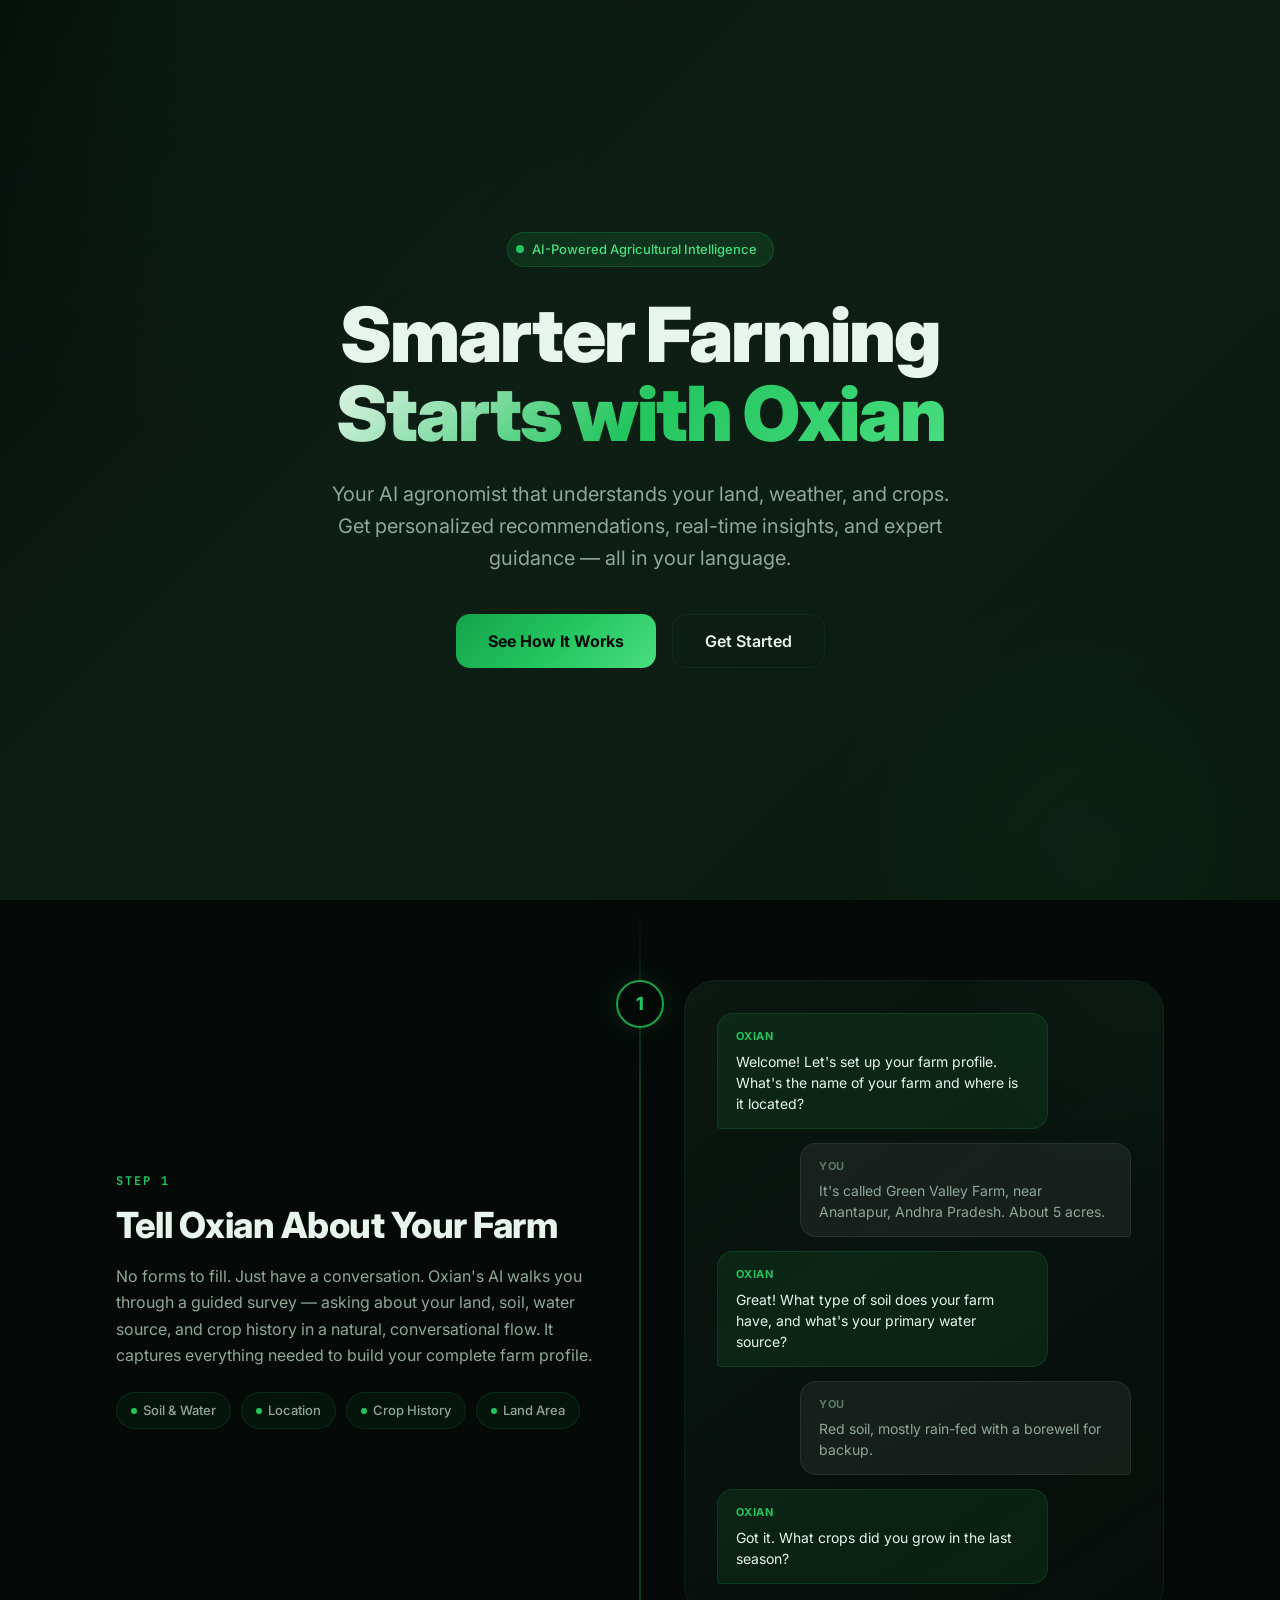
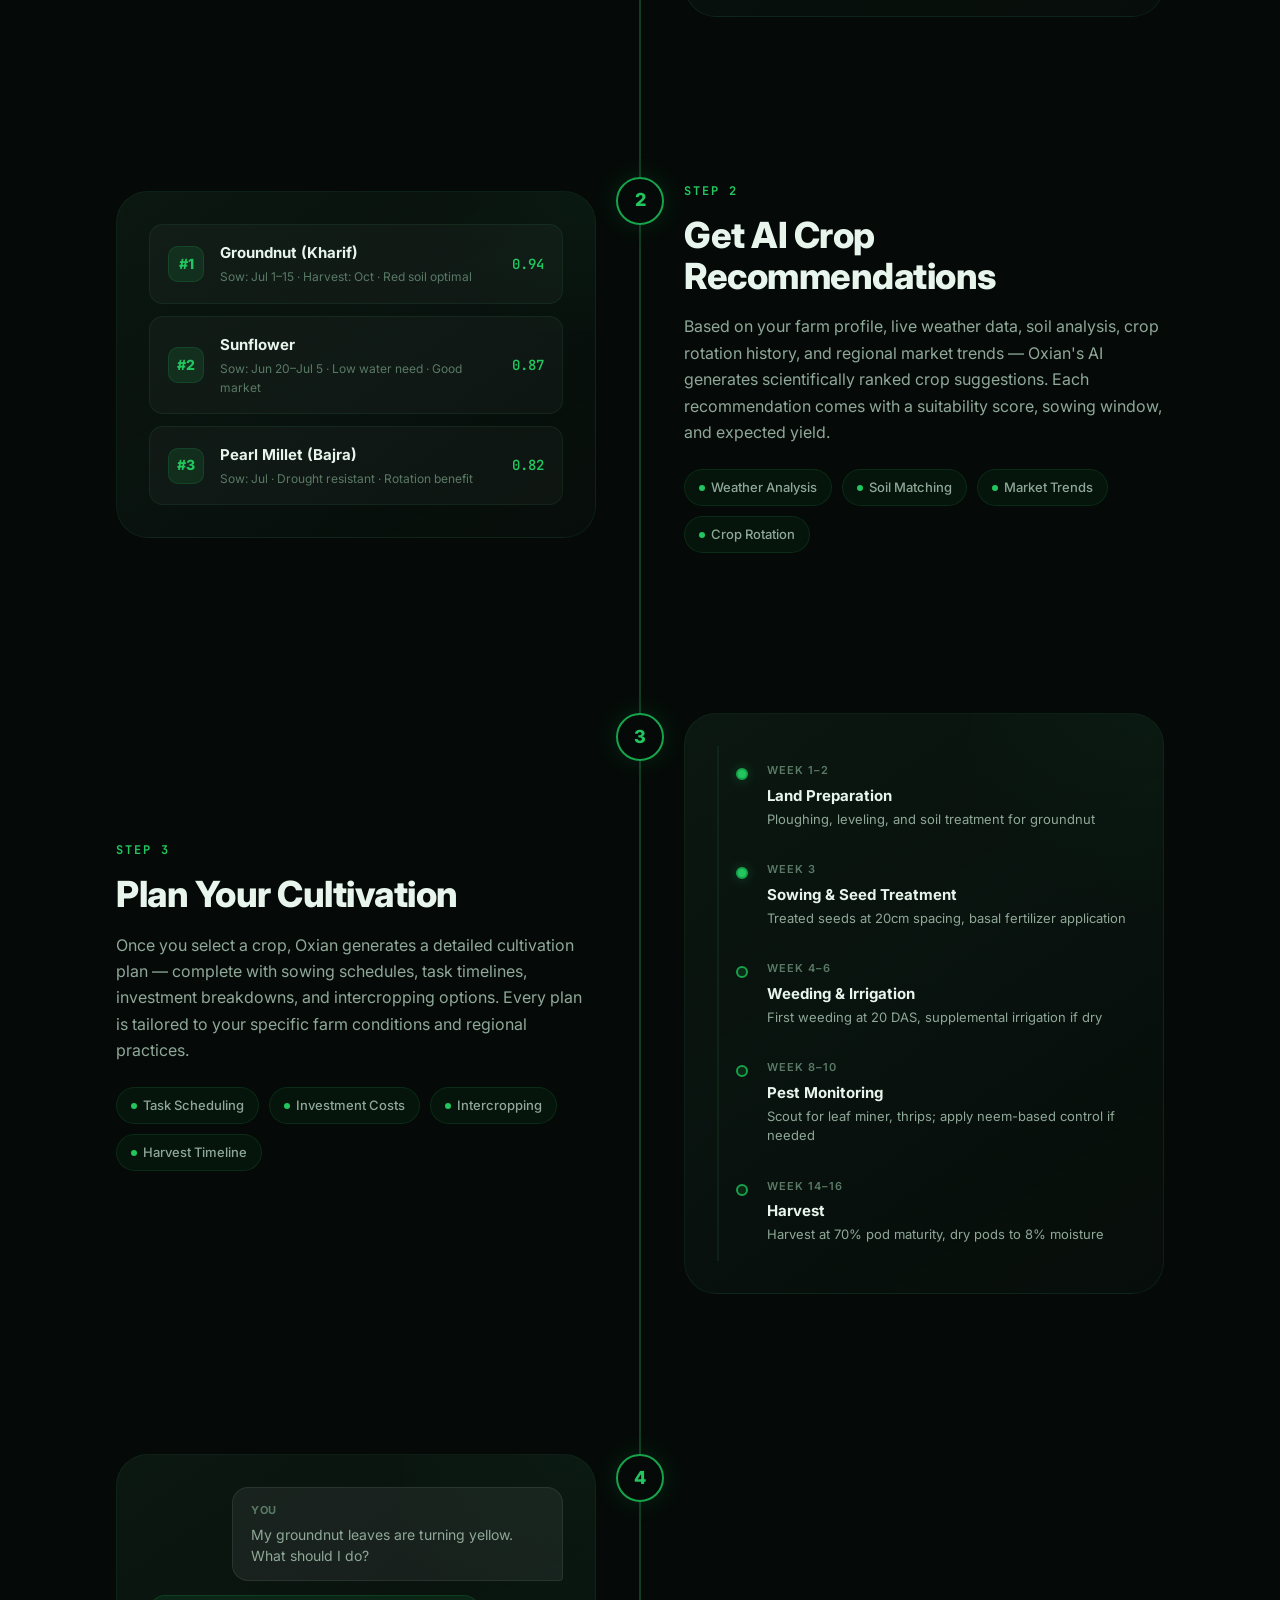
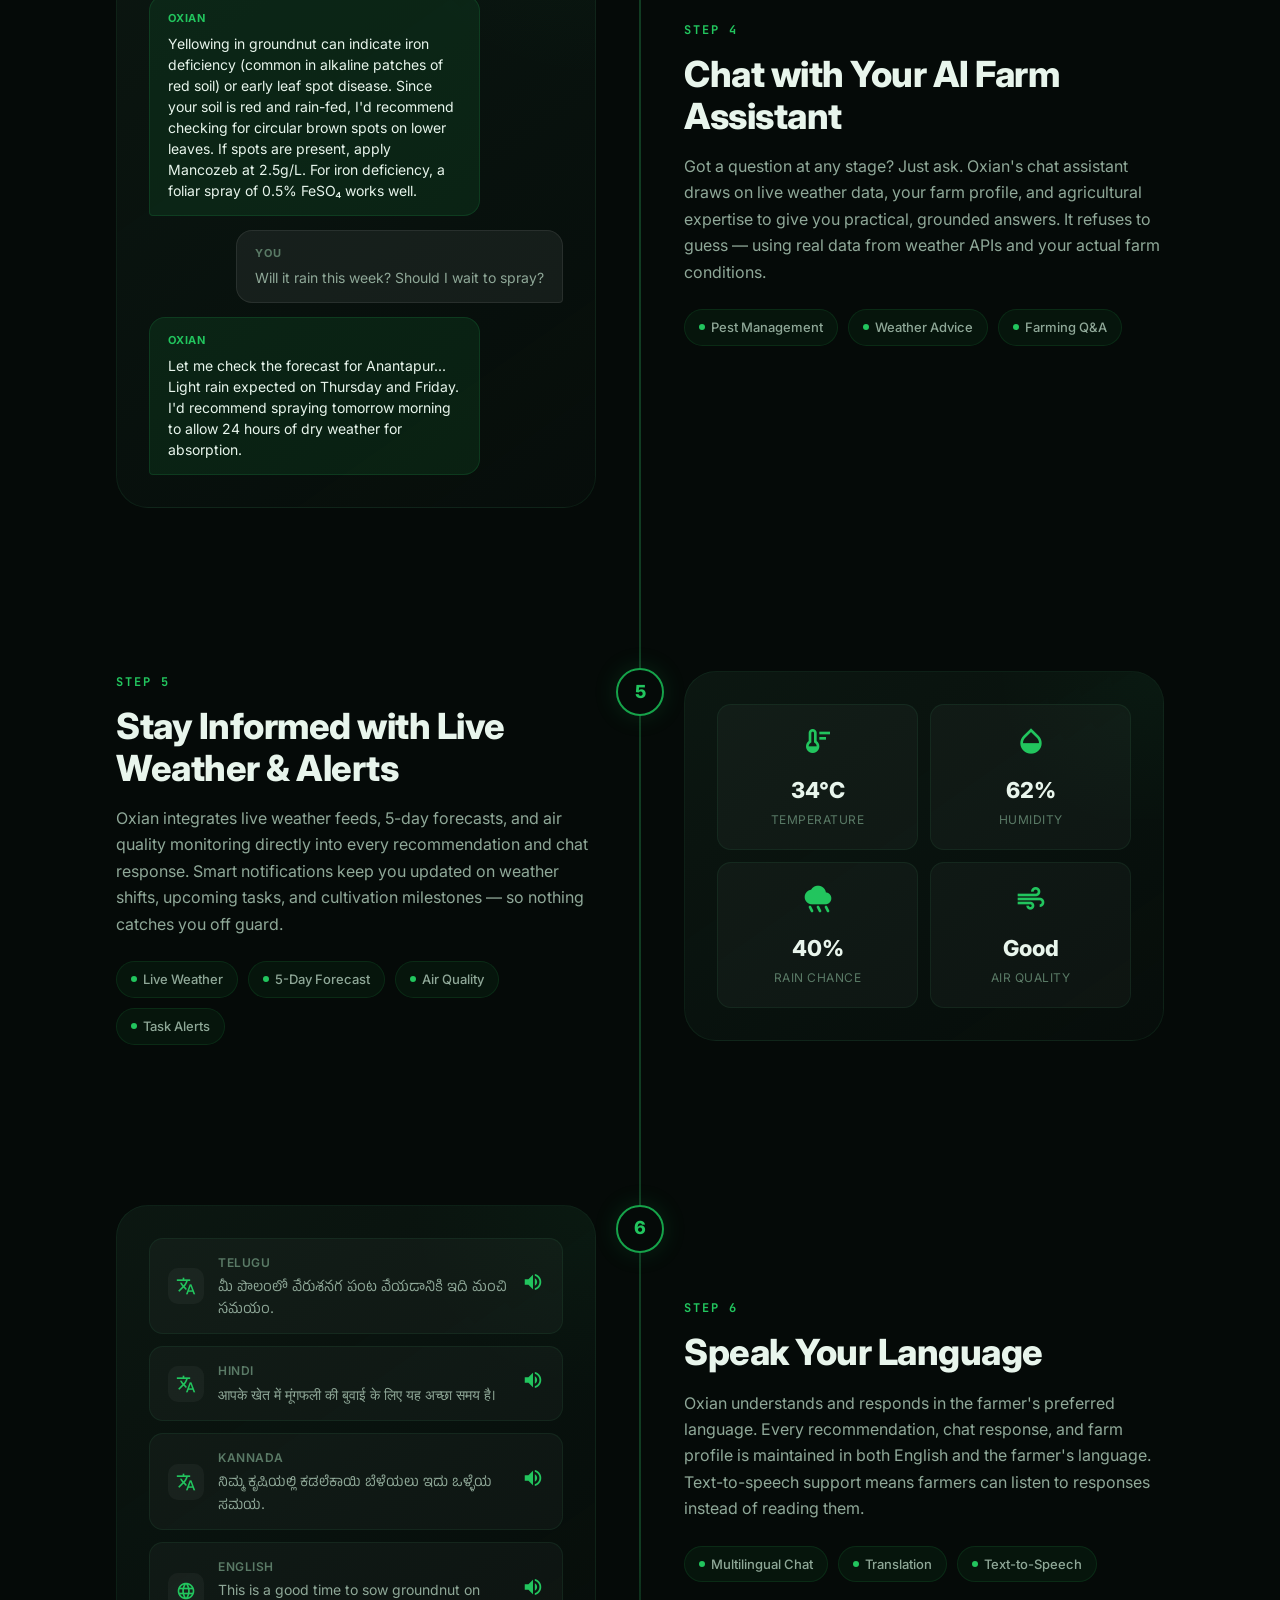
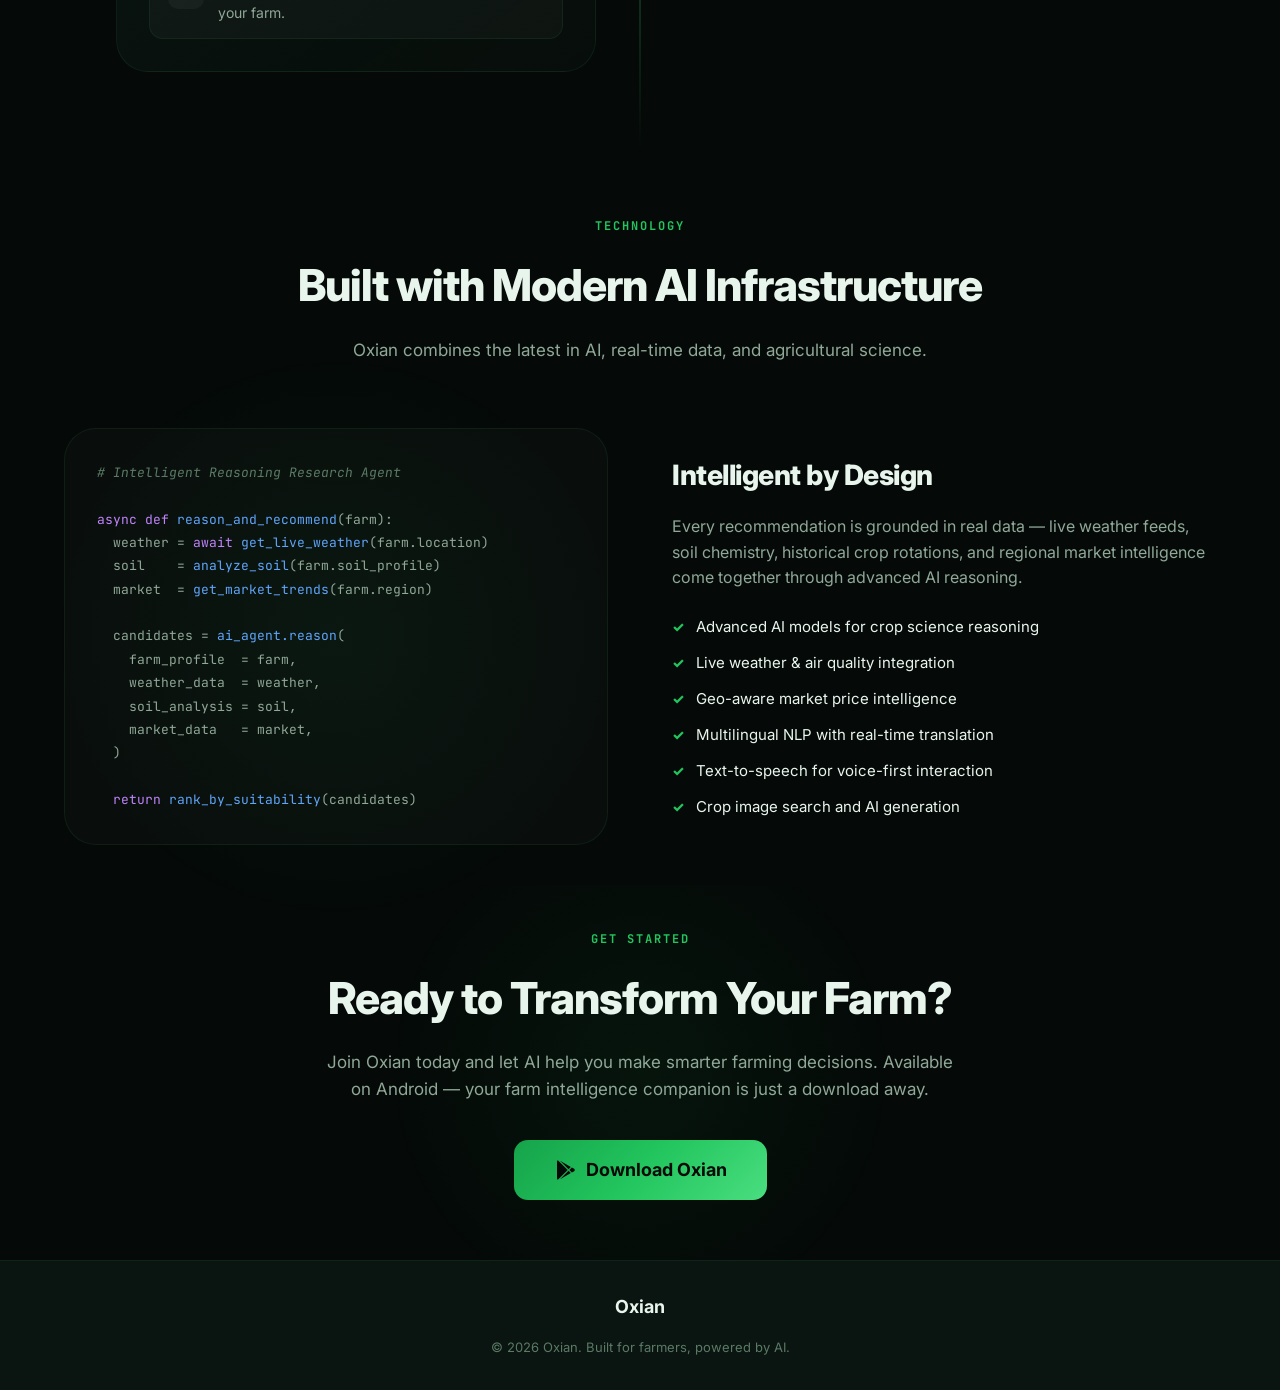
<file: app/public/html/index.html>
<!DOCTYPE html>
<html lang="en">

<head>
  <meta charset="UTF-8" />
  <meta name="viewport" content="width=device-width, initial-scale=1.0" />
  <title>Oxian — AI-Powered Farming Intelligence</title>
  <meta name="description"
    content="Oxian is an AI-powered agricultural assistant that helps farmers with smart crop recommendations, real-time weather insights, cultivation planning, and multilingual chat." />
  <link rel="preconnect" href="https://fonts.googleapis.com" />
  <link rel="preconnect" href="https://fonts.gstatic.com" crossorigin />
  <link
    href="https://fonts.googleapis.com/css2?family=Inter:wght@300;400;500;600;700;800;900&family=Anek+Telugu:wght@400;600&family=Amiko:wght@400;600&family=Anek+Kannada:wght@400;600&family=JetBrains+Mono:wght@400;500&display=swap"
    rel="stylesheet" />
  <link
    href="https://fonts.googleapis.com/css2?family=Material+Symbols+Outlined:opsz,wght,FILL,GRAD@20..48,100..700,0..1,-50..200&display=swap"
    rel="stylesheet" />
  <style>
    /* ═══════════════════════════════════════════
       Tokens
    ═══════════════════════════════════════════ */
    :root {
      --bg: #050a08;
      --bg-alt: #0a1410;
      --bg-card: rgba(16, 32, 24, 0.50);
      --border: rgba(46, 120, 76, 0.16);
      --border-glow: rgba(46, 180, 96, 0.30);

      --text: #e8f5ec;
      --text-sub: #8fa898;
      --text-muted: #5a7a66;

      --accent: #22c55e;
      --accent-dim: #16a34a;
      --accent-glow: rgba(34, 197, 94, 0.12);
      --accent-bright: #4ade80;

      --grad-hero: linear-gradient(135deg, #050a08 0%, #0d1f15 40%, #0a1a10 100%);
      --grad-accent: linear-gradient(135deg, #16a34a, #22c55e, #4ade80);
      --grad-text: linear-gradient(135deg, #e8f5ec 0%, #22c55e 50%, #4ade80 100%);
      --grad-card: linear-gradient(145deg, rgba(16, 32, 24, 0.6), rgba(10, 20, 16, 0.35));

      --r-sm: 8px;
      --r-md: 14px;
      --r-lg: 22px;
      --r-xl: 32px;
      --font: 'Inter', 'Anek Telugu', 'Hind', 'Anek Kannada', ui-sans-serif, system-ui, -apple-system, sans-serif;
      --mono: 'Cascadia Code', 'JetBrains Mono', ui-monospace, monospace;
    }

    /* ═══════════════════════════════════════════
       Reset
    ═══════════════════════════════════════════ */
    *,
    *::before,
    *::after {
      box-sizing: border-box;
      margin: 0;
      padding: 0;
    }

    html {
      scroll-behavior: smooth;
      -webkit-font-smoothing: antialiased;
    }

    body {
      font-family: var(--font);
      background: var(--bg);
      color: var(--text);
      line-height: 1.6;
      overflow-x: hidden;
    }

    a {
      color: var(--accent);
      text-decoration: none;
      transition: color .2s;
    }

    a:hover {
      color: var(--accent-bright);
    }

    /* ═══════════════════════════════════════════
       Particles
    ═══════════════════════════════════════════ */
    #particles-canvas {
      position: fixed;
      inset: 0;
      z-index: 0;
      pointer-events: none;
    }



    /* ═══════════════════════════════════════════
       Hero
    ═══════════════════════════════════════════ */
    .hero {
      position: relative;
      min-height: 100vh;
      display: flex;
      align-items: center;
      justify-content: center;
      background: var(--grad-hero);
      overflow: hidden;
      padding: 80px clamp(20px, 5vw, 64px);
    }

    .hero::before {
      content: '';
      position: absolute;
      top: -50%;
      left: -20%;
      width: 70vw;
      height: 70vw;
      background: radial-gradient(circle, rgba(34, 197, 94, .06) 0%, transparent 70%);
      animation: heroGlow 8s ease-in-out infinite alternate;
    }

    .hero::after {
      content: '';
      position: absolute;
      bottom: -30%;
      right: -10%;
      width: 50vw;
      height: 50vw;
      background: radial-gradient(circle, rgba(22, 163, 74, .04) 0%, transparent 60%);
      animation: heroGlow 10s ease-in-out infinite alternate-reverse;
    }

    @keyframes heroGlow {
      0% {
        transform: translate(0, 0) scale(1);
      }

      100% {
        transform: translate(30px, -20px) scale(1.1);
      }
    }

    .hero-content {
      position: relative;
      z-index: 2;
      max-width: 840px;
      text-align: center;
    }

    .hero-badge {
      display: inline-flex;
      align-items: center;
      gap: 8px;
      padding: 6px 16px 6px 8px;
      background: var(--accent-glow);
      border: 1px solid rgba(34, 197, 94, .2);
      border-radius: 100px;
      font-size: 13px;
      font-weight: 500;
      color: var(--accent-bright);
      margin-bottom: 28px;
      animation: fadeInUp .6s ease-out;
    }

    .hero-badge .dot {
      width: 8px;
      height: 8px;
      background: var(--accent);
      border-radius: 50%;
      animation: pulse 2s ease-in-out infinite;
    }

    @keyframes pulse {

      0%,
      100% {
        opacity: 1;
        transform: scale(1);
      }

      50% {
        opacity: .5;
        transform: scale(.8);
      }
    }

    .hero h1 {
      font-size: clamp(40px, 7vw, 76px);
      font-weight: 900;
      line-height: 1.05;
      letter-spacing: -2px;
      margin-bottom: 24px;
      animation: fadeInUp .8s ease-out .1s both;
    }

    .hero h1 .gradient-text {
      background: var(--grad-text);
      -webkit-background-clip: text;
      -webkit-text-fill-color: transparent;
      background-clip: text;
    }

    .hero-subtitle {
      font-size: clamp(16px, 2.2vw, 20px);
      color: var(--text-sub);
      line-height: 1.6;
      max-width: 620px;
      margin: 0 auto 40px;
      animation: fadeInUp .8s ease-out .2s both;
    }

    .hero-actions {
      display: flex;
      justify-content: center;
      gap: 16px;
      flex-wrap: wrap;
      animation: fadeInUp .8s ease-out .3s both;
    }

    /* ═══════════════════════════════════════════
       Material Symbols helper
    ═══════════════════════════════════════════ */
    .mi {
      font-family: 'Material Symbols Outlined';
      font-weight: normal;
      font-style: normal;
      font-size: 24px;
      line-height: 1;
      letter-spacing: normal;
      text-transform: none;
      display: inline-block;
      white-space: nowrap;
      word-wrap: normal;
      direction: ltr;
      -webkit-font-smoothing: antialiased;
      font-variation-settings: 'FILL' 0, 'wght' 400, 'GRAD' 0, 'opsz' 24;
    }

    .mi.filled {
      font-variation-settings: 'FILL' 1, 'wght' 400, 'GRAD' 0, 'opsz' 24;
    }

    /* ═══════════════════════════════════════════
       Buttons
    ═══════════════════════════════════════════ */
    .btn-primary {
      display: inline-flex;
      align-items: center;
      gap: 8px;
      padding: 16px 32px;
      font-size: 16px;
      font-weight: 700;
      font-family: var(--font);
      color: #050a08;
      background: var(--grad-accent);
      border: none;
      border-radius: var(--r-md);
      cursor: pointer;
      transition: transform .2s, box-shadow .3s;
    }

    .btn-primary:hover {
      transform: translateY(-2px);
      box-shadow: 0 10px 40px rgba(34, 197, 94, .35);
    }

    .btn-secondary {
      display: inline-flex;
      align-items: center;
      gap: 8px;
      padding: 16px 32px;
      font-size: 16px;
      font-weight: 600;
      font-family: var(--font);
      color: var(--text);
      background: transparent;
      border: 1px solid var(--border);
      border-radius: var(--r-md);
      cursor: pointer;
      transition: border-color .3s, background .3s, transform .2s;
    }

    .btn-secondary:hover {
      border-color: var(--accent);
      background: var(--accent-glow);
      transform: translateY(-2px);
    }

    /* ═══════════════════════════════════════════
       Flow Connector — the vertical journey line
    ═══════════════════════════════════════════ */
    .journey {
      position: relative;
      z-index: 1;
    }

    .journey::before {
      content: '';
      position: absolute;
      top: 0;
      bottom: 0;
      left: 50%;
      width: 2px;
      background: linear-gradient(180deg,
          transparent 0%,
          var(--border-glow) 5%,
          var(--border-glow) 95%,
          transparent 100%);
      transform: translateX(-50%);
    }

    /* ═══════════════════════════════════════════
       Flow Step — alternating left / right
    ═══════════════════════════════════════════ */
    .flow-step {
      position: relative;
      max-width: 1200px;
      margin: 0 auto;
      padding: 80px clamp(20px, 5vw, 64px);
      display: grid;
      grid-template-columns: 1fr 1fr;
      gap: 64px;
      align-items: center;
    }

    /* Connector node on the center line */
    .flow-step::before {
      content: attr(data-step);
      position: absolute;
      left: 50%;
      top: 80px;
      transform: translateX(-50%);
      width: 48px;
      height: 48px;
      border-radius: 50%;
      display: grid;
      place-items: center;
      font-size: 18px;
      font-weight: 800;
      color: var(--accent);
      background: var(--bg);
      border: 2px solid var(--accent-dim);
      box-shadow: 0 0 24px rgba(34, 197, 94, .15);
      z-index: 2;
    }

    .flow-step.reverse .flow-text {
      order: 2;
    }

    .flow-step.reverse .flow-visual {
      order: 1;
    }

    .flow-text {
      padding: 0 12px;
    }

    .flow-label {
      display: inline-block;
      font-family: var(--mono);
      font-size: 12px;
      font-weight: 700;
      letter-spacing: 2px;
      text-transform: uppercase;
      color: var(--accent);
      margin-bottom: 14px;
    }

    .flow-title {
      font-size: clamp(24px, 3vw, 36px);
      font-weight: 800;
      line-height: 1.15;
      letter-spacing: -.5px;
      margin-bottom: 16px;
    }

    .flow-desc {
      font-size: 16px;
      color: var(--text-sub);
      line-height: 1.65;
      margin-bottom: 24px;
    }

    .flow-tags {
      display: flex;
      flex-wrap: wrap;
      gap: 10px;
    }

    .flow-tag {
      display: inline-flex;
      align-items: center;
      gap: 6px;
      padding: 7px 14px;
      font-size: 13px;
      font-weight: 500;
      color: var(--text-sub);
      background: rgba(34, 197, 94, .06);
      border: 1px solid rgba(34, 197, 94, .12);
      border-radius: 100px;
    }

    .flow-tag .tag-dot {
      width: 6px;
      height: 6px;
      border-radius: 50%;
      background: var(--accent);
    }

    /* ═══════════════════════════════════════════
       Flow Visuals — chat / cards / code
    ═══════════════════════════════════════════ */
    .flow-visual {
      position: relative;
      padding: 0 12px;
    }

    .visual-pane {
      background: var(--grad-card);
      border: 1px solid var(--border);
      border-radius: var(--r-xl);
      padding: 32px;
      overflow: hidden;
      position: relative;
    }

    .visual-pane::after {
      content: '';
      position: absolute;
      top: -40%;
      right: -40%;
      width: 80%;
      height: 80%;
      background: radial-gradient(circle, rgba(34, 197, 94, .04) 0%, transparent 70%);
      pointer-events: none;
    }

    /* ── Chat mockup ── */
    .chat-mock {
      display: flex;
      flex-direction: column;
      gap: 14px;
      position: relative;
      z-index: 1;
    }

    .chat-bubble {
      max-width: 80%;
      padding: 14px 18px;
      border-radius: 16px;
      font-size: 14px;
      line-height: 1.5;
      animation: fadeInUp .5s ease-out both;
    }

    .chat-bubble.bot {
      background: rgba(34, 197, 94, .1);
      border: 1px solid rgba(34, 197, 94, .15);
      align-self: flex-start;
      border-bottom-left-radius: 4px;
      color: var(--text);
    }

    .chat-bubble.user {
      background: rgba(255, 255, 255, .06);
      border: 1px solid rgba(255, 255, 255, .08);
      align-self: flex-end;
      border-bottom-right-radius: 4px;
      color: var(--text-sub);
    }

    .chat-bubble .sender {
      font-size: 11px;
      font-weight: 700;
      text-transform: uppercase;
      letter-spacing: .8px;
      margin-bottom: 6px;
      display: block;
    }

    .chat-bubble.bot .sender {
      color: var(--accent);
    }

    .chat-bubble.user .sender {
      color: var(--text-muted);
    }

    /* ── Crop cards mockup ── */
    .crop-cards {
      display: flex;
      flex-direction: column;
      gap: 12px;
      position: relative;
      z-index: 1;
    }

    .crop-card {
      display: flex;
      align-items: center;
      gap: 16px;
      padding: 16px 18px;
      background: rgba(255, 255, 255, .03);
      border: 1px solid var(--border);
      border-radius: var(--r-md);
      transition: border-color .3s, background .3s;
    }

    .crop-card:hover {
      border-color: var(--border-glow);
      background: rgba(34, 197, 94, .04);
    }

    .crop-rank {
      width: 36px;
      height: 36px;
      border-radius: 10px;
      display: grid;
      place-items: center;
      font-size: 14px;
      font-weight: 800;
      color: var(--accent);
      background: var(--accent-glow);
      border: 1px solid rgba(34, 197, 94, .15);
      flex-shrink: 0;
    }

    .crop-info {
      flex: 1;
    }

    .crop-name {
      font-size: 15px;
      font-weight: 700;
      margin-bottom: 2px;
    }

    .crop-detail {
      font-size: 12px;
      color: var(--text-muted);
    }

    .crop-score {
      font-family: var(--mono);
      font-size: 14px;
      font-weight: 600;
      color: var(--accent);
      flex-shrink: 0;
    }

    /* ── Timeline mockup ── */
    .timeline-mock {
      display: flex;
      flex-direction: column;
      gap: 0;
      position: relative;
      z-index: 1;
      padding-left: 24px;
      border-left: 2px solid var(--border);
    }

    .tl-item {
      position: relative;
      padding: 16px 0 16px 24px;
    }

    .tl-item::before {
      content: '';
      position: absolute;
      left: -7px;
      top: 22px;
      width: 12px;
      height: 12px;
      border-radius: 50%;
      background: var(--accent-glow);
      border: 2px solid var(--accent-dim);
    }

    .tl-item.active::before {
      background: var(--accent);
      box-shadow: 0 0 12px rgba(34, 197, 94, .3);
    }

    .tl-label {
      font-size: 11px;
      font-weight: 600;
      text-transform: uppercase;
      letter-spacing: 1px;
      color: var(--text-muted);
      margin-bottom: 4px;
    }

    .tl-title {
      font-size: 15px;
      font-weight: 700;
      margin-bottom: 2px;
    }

    .tl-desc {
      font-size: 13px;
      color: var(--text-sub);
      line-height: 1.5;
    }

    /* ── Weather widget mockup ── */
    .weather-widget {
      position: relative;
      z-index: 1;
      display: grid;
      grid-template-columns: 1fr 1fr;
      gap: 12px;
    }

    .weather-card {
      padding: 20px;
      background: rgba(255, 255, 255, .03);
      border: 1px solid var(--border);
      border-radius: var(--r-md);
      text-align: center;
      transition: border-color .3s, background .3s, transform .2s;
      cursor: pointer;
    }

    .weather-card:hover {
      border-color: var(--border-glow);
      background: rgba(34, 197, 94, .04);
      transform: translateY(-2px);
    }

    .weather-card .w-icon {
      margin-bottom: 8px;
    }

    .weather-card .w-icon .mi {
      font-size: 32px;
      color: var(--accent);
    }

    .weather-card .w-value {
      font-size: 22px;
      font-weight: 800;
      margin-bottom: 2px;
    }

    .weather-card .w-label {
      font-size: 12px;
      color: var(--text-muted);
      text-transform: uppercase;
      letter-spacing: .5px;
    }


    /* ── Multilingual mockup ── */
    .lang-stack {
      position: relative;
      z-index: 1;
      display: flex;
      flex-direction: column;
      gap: 12px;
    }

    .lang-row {
      display: flex;
      align-items: center;
      gap: 14px;
      padding: 14px 18px;
      background: rgba(255, 255, 255, .03);
      border: 1px solid var(--border);
      border-radius: var(--r-md);
    }

    .lang-flag {
      width: 36px;
      height: 36px;
      border-radius: 10px;
      display: grid;
      place-items: center;
      background: rgba(255, 255, 255, .04);
      flex-shrink: 0;
    }

    .lang-flag .mi {
      font-size: 20px;
      color: var(--accent);
    }

    .lang-content {
      flex: 1;
    }

    .lang-name {
      font-size: 12px;
      font-weight: 600;
      color: var(--text-muted);
      text-transform: uppercase;
      letter-spacing: .5px;
      margin-bottom: 3px;
    }

    .lang-text {
      font-size: 14px;
      color: var(--text-sub);
    }

    .lang-row .voice-icon {
      color: var(--accent);
      flex-shrink: 0;
      cursor: pointer;
      transition: transform .2s;
    }

    .lang-row .voice-icon .mi {
      font-size: 22px;
    }

    .lang-row .voice-icon:hover {
      transform: scale(1.15);
    }

    /* ── Code block ── */
    .code-block {
      font-family: var(--mono);
      font-size: 13px;
      line-height: 1.8;
      color: var(--text-sub);
      position: relative;
      z-index: 1;
    }

    .code-block .kw {
      color: #c084fc;
    }

    .code-block .fn {
      color: #60a5fa;
    }

    .code-block .str {
      color: #4ade80;
    }

    .code-block .cm {
      color: var(--text-muted);
      font-style: italic;
    }

    /* ═══════════════════════════════════════════
       Technology
    ═══════════════════════════════════════════ */
    #tech {
      position: relative;
      z-index: 1;
      padding: 60px clamp(20px, 5vw, 64px) 40px;
    }

    .section-header {
      text-align: center;
      margin-bottom: 64px;
    }

    .section-label {
      display: inline-block;
      font-family: var(--mono);
      font-size: 12px;
      font-weight: 700;
      letter-spacing: 2px;
      text-transform: uppercase;
      color: var(--accent);
      margin-bottom: 14px;
    }

    .section-title {
      font-size: clamp(32px, 4vw, 44px);
      font-weight: 800;
      letter-spacing: -1px;
      margin-bottom: 16px;
    }

    .section-desc {
      font-size: 17px;
      color: var(--text-sub);
      max-width: 600px;
      margin: 0 auto;
      line-height: 1.6;
    }

    .tech-grid {
      display: grid;
      grid-template-columns: 1fr 1fr;
      gap: 64px;
      align-items: center;
      max-width: 1200px;
      margin: 0 auto;
    }

    .tech-content h3 {
      font-size: 28px;
      font-weight: 800;
      letter-spacing: -.5px;
      margin-bottom: 16px;
    }

    .tech-content p {
      font-size: 16px;
      color: var(--text-sub);
      line-height: 1.6;
      margin-bottom: 24px;
    }

    .tech-list {
      list-style: none;
      display: flex;
      flex-direction: column;
      gap: 12px;
    }

    .tech-list li {
      font-size: 15px;
      color: var(--text);
      display: flex;
      align-items: center;
      gap: 12px;
    }

    .tech-list .check {
      color: var(--accent);
      font-weight: 800;
      font-size: 14px;
    }

    .tech-visual {
      position: relative;
      background: rgba(255, 255, 255, .02);
      border: 1px solid var(--border);
      border-radius: var(--r-xl);
      padding: 32px;
    }

    .tech-visual::before {
      content: '';
      position: absolute;
      top: -20%;
      left: -20%;
      width: 140%;
      height: 140%;
      background: radial-gradient(circle, rgba(34, 197, 94, .05) 0%, transparent 60%);
      pointer-events: none;
    }

    /* ═══════════════════════════════════════════
       CTA
    ═══════════════════════════════════════════ */
    .cta-section {
      position: relative;
      z-index: 1;
      text-align: center;
      padding: 40px clamp(20px, 5vw, 64px) 60px;
      overflow: hidden;
    }

    .cta-section::before {
      content: '';
      position: absolute;
      top: 50%;
      left: 50%;
      transform: translate(-50%, -50%);
      width: 600px;
      height: 600px;
      background: radial-gradient(circle, rgba(34, 197, 94, .06) 0%, transparent 60%);
      pointer-events: none;
    }

    .cta-content {
      position: relative;
      z-index: 1;
      max-width: 640px;
      margin: 0 auto;
    }

    .cta-content h2 {
      font-size: clamp(28px, 4vw, 44px);
      font-weight: 800;
      letter-spacing: -1px;
      margin-bottom: 16px;
    }

    .cta-content p {
      font-size: 17px;
      color: var(--text-sub);
      margin-bottom: 36px;
      line-height: 1.6;
    }

    /* ═══════════════════════════════════════════
       Footer
    ═══════════════════════════════════════════ */
    footer {
      position: relative;
      z-index: 1;
      border-top: 1px solid var(--border);
      background: var(--bg-alt);
      padding: 32px clamp(20px, 5vw, 64px);
    }

    .footer-inner {
      max-width: 1200px;
      margin: 0 auto;
      display: flex;
      flex-direction: column;
      align-items: center;
      gap: 16px;
    }

    .footer-brand {
      display: flex;
      align-items: center;
      gap: 10px;
      font-weight: 700;
      font-size: 18px;
    }

    .footer-brand .logo-icon {
      width: 30px;
      height: 30px;
      background: var(--grad-accent);
      border-radius: 8px;
      display: grid;
      place-items: center;
      font-size: 14px;
      color: #050a08;
      font-weight: 900;
    }

    .footer-copy {
      font-size: 13px;
      color: var(--text-muted);
    }

    /* ═══════════════════════════════════════════
       Animations
    ═══════════════════════════════════════════ */
    @keyframes fadeInUp {
      from {
        opacity: 0;
        transform: translateY(30px);
      }

      to {
        opacity: 1;
        transform: translateY(0);
      }
    }

    .reveal {
      opacity: 0;
      transform: translateY(40px);
      transition: opacity .7s ease, transform .7s ease;
    }

    .reveal.visible {
      opacity: 1;
      transform: translateY(0);
    }

    /* stagger children */
    .reveal-children>* {
      opacity: 0;
      transform: translateY(20px);
      transition: opacity .5s ease, transform .5s ease;
    }

    .reveal-children.visible>*:nth-child(1) {
      transition-delay: .05s;
      opacity: 1;
      transform: none;
    }

    .reveal-children.visible>*:nth-child(2) {
      transition-delay: .12s;
      opacity: 1;
      transform: none;
    }

    .reveal-children.visible>*:nth-child(3) {
      transition-delay: .19s;
      opacity: 1;
      transform: none;
    }

    .reveal-children.visible>*:nth-child(4) {
      transition-delay: .26s;
      opacity: 1;
      transform: none;
    }

    .reveal-children.visible>*:nth-child(5) {
      transition-delay: .33s;
      opacity: 1;
      transform: none;
    }

    .reveal-children.visible>*:nth-child(6) {
      transition-delay: .40s;
      opacity: 1;
      transform: none;
    }

    /* ═══════════════════════════════════════════
       Responsive
    ═══════════════════════════════════════════ */
    @media (max-width: 768px) {

      .flow-step {
        grid-template-columns: 1fr;
        gap: 40px;
        padding: 60px 20px;
      }

      .flow-step::before {
        left: 24px;
        top: 60px;
        width: 40px;
        height: 40px;
        font-size: 16px;
      }

      .journey::before {
        left: 24px;
      }

      .flow-step.reverse .flow-text {
        order: 1;
      }

      .flow-step.reverse .flow-visual {
        order: 2;
      }

      .flow-text,
      .flow-visual {
        padding-left: 48px;
        padding-right: 0;
      }

      .visual-pane {
        padding: 24px 16px;
      }

      .chat-bubble {
        padding: 12px 14px;
        font-size: 13px;
        max-width: 90%;
      }

      .timeline-mock {
        padding-left: 16px;
      }

      .tl-item {
        padding: 12px 0 12px 20px;
      }

      .weather-widget {
        grid-template-columns: 1fr;
      }

      .tech-grid {
        grid-template-columns: 1fr;
        gap: 40px;
      }

      .footer-inner {
        flex-direction: column;
        text-align: center;
      }
    }



    /* Scrollbar */
    ::-webkit-scrollbar {
      width: 6px;
    }

    ::-webkit-scrollbar-track {
      background: var(--bg);
    }

    ::-webkit-scrollbar-thumb {
      background: var(--border);
      border-radius: 10px;
    }

    ::-webkit-scrollbar-thumb:hover {
      background: var(--accent-dim);
    }
  </style>
</head>

<body>

  <canvas id="particles-canvas"></canvas>



  <!-- ━━━━━━━━━━━━━━━━━━━━━━━━━━━━━━━━━━━━━━━━━
       Hero
  ━━━━━━━━━━━━━━━━━━━━━━━━━━━━━━━━━━━━━━━━━ -->
  <section class="hero" id="hero">
    <div class="hero-content">
      <div class="hero-badge">
        <span class="dot"></span>
        AI-Powered Agricultural Intelligence
      </div>
      <h1>
        Smarter Farming<br />
        <span class="gradient-text">Starts with Oxian</span>
      </h1>
      <p class="hero-subtitle">
        Your AI agronomist that understands your land, weather, and crops.
        Get personalized recommendations, real-time insights, and expert guidance
        — all in your language.
      </p>
      <div class="hero-actions">
        <button class="btn-primary" onclick="document.getElementById('flow-farm').scrollIntoView({behavior:'smooth'})">
          See How It Works
        </button>
        <button class="btn-secondary" onclick="document.getElementById('cta').scrollIntoView({behavior:'smooth'})">
          Get Started
        </button>
      </div>
    </div>

  </section>

  <!-- ━━━━━━━━━━━━━━━━━━━━━━━━━━━━━━━━━━━━━━━━━
       Journey Flow
  ━━━━━━━━━━━━━━━━━━━━━━━━━━━━━━━━━━━━━━━━━ -->
  <div class="journey">

    <!-- ── Step 1: Tell Us About Your Farm ── -->
    <div class="flow-step" data-step="1" id="flow-farm">
      <div class="flow-text reveal">
        <span class="flow-label">Step 1</span>
        <h2 class="flow-title">Tell Oxian About Your Farm</h2>
        <p class="flow-desc">
          No forms to fill. Just have a conversation. Oxian's AI walks you through a
          guided survey — asking about your land, soil, water source, and crop history
          in a natural, conversational flow. It captures everything needed to build
          your complete farm profile.
        </p>
        <div class="flow-tags">
          <span class="flow-tag"><span class="tag-dot"></span> Soil &amp; Water</span>
          <span class="flow-tag"><span class="tag-dot"></span> Location</span>
          <span class="flow-tag"><span class="tag-dot"></span> Crop History</span>
          <span class="flow-tag"><span class="tag-dot"></span> Land Area</span>
        </div>
      </div>
      <div class="flow-visual reveal">
        <div class="visual-pane">
          <div class="chat-mock reveal-children">
            <div class="chat-bubble bot">
              <span class="sender">Oxian</span>
              Welcome! Let's set up your farm profile. What's the name of your farm and where is it located?
            </div>
            <div class="chat-bubble user">
              <span class="sender">You</span>
              It's called Green Valley Farm, near Anantapur, Andhra Pradesh. About 5 acres.
            </div>
            <div class="chat-bubble bot">
              <span class="sender">Oxian</span>
              Great! What type of soil does your farm have, and what's your primary water source?
            </div>
            <div class="chat-bubble user">
              <span class="sender">You</span>
              Red soil, mostly rain-fed with a borewell for backup.
            </div>
            <div class="chat-bubble bot">
              <span class="sender">Oxian</span>
              Got it. What crops did you grow in the last season?
            </div>
          </div>
        </div>
      </div>
    </div>

    <!-- ── Step 2: Smart Crop Recommendations ── -->
    <div class="flow-step reverse" data-step="2" id="flow-recommend">
      <div class="flow-text reveal">
        <span class="flow-label">Step 2</span>
        <h2 class="flow-title">Get AI Crop Recommendations</h2>
        <p class="flow-desc">
          Based on your farm profile, live weather data, soil analysis, crop rotation
          history, and regional market trends — Oxian's AI generates scientifically
          ranked crop suggestions. Each recommendation comes with a suitability score,
          sowing window, and expected yield.
        </p>
        <div class="flow-tags">
          <span class="flow-tag"><span class="tag-dot"></span> Weather Analysis</span>
          <span class="flow-tag"><span class="tag-dot"></span> Soil Matching</span>
          <span class="flow-tag"><span class="tag-dot"></span> Market Trends</span>
          <span class="flow-tag"><span class="tag-dot"></span> Crop Rotation</span>
        </div>
      </div>
      <div class="flow-visual reveal">
        <div class="visual-pane">
          <div class="crop-cards reveal-children">
            <div class="crop-card">
              <div class="crop-rank">#1</div>
              <div class="crop-info">
                <div class="crop-name">Groundnut (Kharif)</div>
                <div class="crop-detail">Sow: Jul 1–15 · Harvest: Oct · Red soil optimal</div>
              </div>
              <div class="crop-score">0.94</div>
            </div>
            <div class="crop-card">
              <div class="crop-rank">#2</div>
              <div class="crop-info">
                <div class="crop-name">Sunflower</div>
                <div class="crop-detail">Sow: Jun 20–Jul 5 · Low water need · Good market</div>
              </div>
              <div class="crop-score">0.87</div>
            </div>
            <div class="crop-card">
              <div class="crop-rank">#3</div>
              <div class="crop-info">
                <div class="crop-name">Pearl Millet (Bajra)</div>
                <div class="crop-detail">Sow: Jul · Drought resistant · Rotation benefit</div>
              </div>
              <div class="crop-score">0.82</div>
            </div>
          </div>
        </div>
      </div>
    </div>

    <!-- ── Step 3: Plan Your Cultivation ── -->
    <div class="flow-step" data-step="3" id="flow-plan">
      <div class="flow-text reveal">
        <span class="flow-label">Step 3</span>
        <h2 class="flow-title">Plan Your Cultivation</h2>
        <p class="flow-desc">
          Once you select a crop, Oxian generates a detailed cultivation plan
          — complete with sowing schedules, task timelines, investment breakdowns,
          and intercropping options. Every plan is tailored to your specific farm
          conditions and regional practices.
        </p>
        <div class="flow-tags">
          <span class="flow-tag"><span class="tag-dot"></span> Task Scheduling</span>
          <span class="flow-tag"><span class="tag-dot"></span> Investment Costs</span>
          <span class="flow-tag"><span class="tag-dot"></span> Intercropping</span>
          <span class="flow-tag"><span class="tag-dot"></span> Harvest Timeline</span>
        </div>
      </div>
      <div class="flow-visual reveal">
        <div class="visual-pane">
          <div class="timeline-mock reveal-children">
            <div class="tl-item active">
              <div class="tl-label">Week 1–2</div>
              <div class="tl-title">Land Preparation</div>
              <div class="tl-desc">Ploughing, leveling, and soil treatment for groundnut</div>
            </div>
            <div class="tl-item active">
              <div class="tl-label">Week 3</div>
              <div class="tl-title">Sowing &amp; Seed Treatment</div>
              <div class="tl-desc">Treated seeds at 20cm spacing, basal fertilizer application</div>
            </div>
            <div class="tl-item">
              <div class="tl-label">Week 4–6</div>
              <div class="tl-title">Weeding &amp; Irrigation</div>
              <div class="tl-desc">First weeding at 20 DAS, supplemental irrigation if dry</div>
            </div>
            <div class="tl-item">
              <div class="tl-label">Week 8–10</div>
              <div class="tl-title">Pest Monitoring</div>
              <div class="tl-desc">Scout for leaf miner, thrips; apply neem-based control if needed</div>
            </div>
            <div class="tl-item">
              <div class="tl-label">Week 14–16</div>
              <div class="tl-title">Harvest</div>
              <div class="tl-desc">Harvest at 70% pod maturity, dry pods to 8% moisture</div>
            </div>
          </div>
        </div>
      </div>
    </div>

    <!-- ── Step 4: Chat Anytime ── -->
    <div class="flow-step reverse" data-step="4" id="flow-chat">
      <div class="flow-text reveal">
        <span class="flow-label">Step 4</span>
        <h2 class="flow-title">Chat with Your AI Farm Assistant</h2>
        <p class="flow-desc">
          Got a question at any stage? Just ask. Oxian's chat assistant draws on
          live weather data, your farm profile, and agricultural expertise to give
          you practical, grounded answers. It refuses to guess — using real data
          from weather APIs and your actual farm conditions.
        </p>
        <div class="flow-tags">
          <span class="flow-tag"><span class="tag-dot"></span> Pest Management</span>
          <span class="flow-tag"><span class="tag-dot"></span> Weather Advice</span>
          <span class="flow-tag"><span class="tag-dot"></span> Farming Q&amp;A</span>
        </div>
      </div>
      <div class="flow-visual reveal">
        <div class="visual-pane">
          <div class="chat-mock reveal-children">
            <div class="chat-bubble user">
              <span class="sender">You</span>
              My groundnut leaves are turning yellow. What should I do?
            </div>
            <div class="chat-bubble bot">
              <span class="sender">Oxian</span>
              Yellowing in groundnut can indicate iron deficiency (common in alkaline patches of red soil) or early leaf
              spot disease. Since your soil is red and rain-fed, I'd recommend checking for circular brown spots on
              lower leaves. If spots are present, apply Mancozeb at 2.5g/L. For iron deficiency, a foliar spray of 0.5%
              FeSO₄ works well.
            </div>
            <div class="chat-bubble user">
              <span class="sender">You</span>
              Will it rain this week? Should I wait to spray?
            </div>
            <div class="chat-bubble bot">
              <span class="sender">Oxian</span>
              Let me check the forecast for Anantapur... Light rain expected on Thursday and Friday. I'd recommend
              spraying tomorrow morning to allow 24 hours of dry weather for absorption.
            </div>
          </div>
        </div>
      </div>
    </div>

    <!-- ── Step 5: Weather & Notifications ── -->
    <div class="flow-step" data-step="5" id="flow-weather">
      <div class="flow-text reveal">
        <span class="flow-label">Step 5</span>
        <h2 class="flow-title">Stay Informed with Live Weather &amp; Alerts</h2>
        <p class="flow-desc">
          Oxian integrates live weather feeds, 5-day forecasts, and air quality
          monitoring directly into every recommendation and chat response.
          Smart notifications keep you updated on weather shifts, upcoming tasks,
          and cultivation milestones — so nothing catches you off guard.
        </p>
        <div class="flow-tags">
          <span class="flow-tag"><span class="tag-dot"></span> Live Weather</span>
          <span class="flow-tag"><span class="tag-dot"></span> 5-Day Forecast</span>
          <span class="flow-tag"><span class="tag-dot"></span> Air Quality</span>
          <span class="flow-tag"><span class="tag-dot"></span> Task Alerts</span>
        </div>
      </div>
      <div class="flow-visual reveal">
        <div class="visual-pane">
          <div class="weather-widget reveal-children">
            <div class="weather-card">
              <div class="w-icon"><span class="mi filled">thermostat</span></div>
              <div class="w-value">34°C</div>
              <div class="w-label">Temperature</div>
            </div>
            <div class="weather-card">
              <div class="w-icon"><span class="mi filled">humidity_mid</span></div>
              <div class="w-value">62%</div>
              <div class="w-label">Humidity</div>
            </div>
            <div class="weather-card">
              <div class="w-icon"><span class="mi filled">rainy</span></div>
              <div class="w-value">40%</div>
              <div class="w-label">Rain Chance</div>
            </div>
            <div class="weather-card">
              <div class="w-icon"><span class="mi filled">air</span></div>
              <div class="w-value">Good</div>
              <div class="w-label">Air Quality</div>
            </div>
          </div>
        </div>
      </div>
    </div>

    <!-- ── Step 6: Speak Your Language ── -->
    <div class="flow-step reverse" data-step="6" id="flow-lang">
      <div class="flow-text reveal">
        <span class="flow-label">Step 6</span>
        <h2 class="flow-title">Speak Your Language</h2>
        <p class="flow-desc">
          Oxian understands and responds in the farmer's preferred language.
          Every recommendation, chat response, and farm profile is maintained in
          both English and the farmer's language. Text-to-speech support means
          farmers can listen to responses instead of reading them.
        </p>
        <div class="flow-tags">
          <span class="flow-tag"><span class="tag-dot"></span> Multilingual Chat</span>
          <span class="flow-tag"><span class="tag-dot"></span> Translation</span>
          <span class="flow-tag"><span class="tag-dot"></span> Text-to-Speech</span>
        </div>
      </div>
      <div class="flow-visual reveal">
        <div class="visual-pane">
          <div class="lang-stack reveal-children">
            <div class="lang-row">
              <div class="lang-flag"><span class="mi filled">translate</span></div>
              <div class="lang-content">
                <div class="lang-name">Telugu</div>
                <div class="lang-text">మీ పొలంలో వేరుశనగ పంట వేయడానికి ఇది మంచి సమయం.</div>
              </div>
              <span class="voice-icon"><span class="mi filled">volume_up</span></span>
            </div>
            <div class="lang-row">
              <div class="lang-flag"><span class="mi filled">translate</span></div>
              <div class="lang-content">
                <div class="lang-name">Hindi</div>
                <div class="lang-text">आपके खेत में मूंगफली की बुवाई के लिए यह अच्छा समय है।</div>
              </div>
              <span class="voice-icon"><span class="mi filled">volume_up</span></span>
            </div>
            <div class="lang-row">
              <div class="lang-flag"><span class="mi filled">translate</span></div>
              <div class="lang-content">
                <div class="lang-name">Kannada</div>
                <div class="lang-text">ನಿಮ್ಮ ಕೃಷಿಯಲ್ಲಿ ಕಡಲೆಕಾಯಿ ಬೆಳೆಯಲು ಇದು ಒಳ್ಳೆಯ ಸಮಯ.</div>
              </div>
              <span class="voice-icon"><span class="mi filled">volume_up</span></span>
            </div>
            <div class="lang-row">
              <div class="lang-flag"><span class="mi filled">language</span></div>
              <div class="lang-content">
                <div class="lang-name">English</div>
                <div class="lang-text">This is a good time to sow groundnut on your farm.</div>
              </div>
              <span class="voice-icon"><span class="mi filled">volume_up</span></span>
            </div>
          </div>
        </div>
      </div>
    </div>

  </div><!-- /.journey -->

  <!-- ━━━━━━━━━━━━━━━━━━━━━━━━━━━━━━━━━━━━━━━━━
       CTA
  ━━━━━━━━━━━━━━━━━━━━━━━━━━━━━━━━━━━━━━━━━ -->
  <!-- ─── Technology ─── -->
  <section id="tech">
    <div class="section-header reveal">
      <span class="section-label">Technology</span>
      <h2 class="section-title">Built with Modern AI Infrastructure</h2>
      <p class="section-desc">
        Oxian combines the latest in AI, real-time data, and agricultural science.
      </p>
    </div>
    <div class="tech-grid">
      <div class="tech-visual reveal">
        <div class="code-block">
          <span class="cm"># Intelligent Reasoning Research Agent</span><br/>
          <br/>
          <span class="kw">async def</span> <span class="fn">reason_and_recommend</span>(farm):<br/>
          &nbsp;&nbsp;weather = <span class="kw">await</span> <span class="fn">get_live_weather</span>(farm.location)<br/>
          &nbsp;&nbsp;soil &nbsp;&nbsp;&nbsp;= <span class="fn">analyze_soil</span>(farm.soil_profile)<br/>
          &nbsp;&nbsp;market &nbsp;= <span class="fn">get_market_trends</span>(farm.region)<br/>
          <br/>
          &nbsp;&nbsp;candidates = <span class="fn">ai_agent.reason</span>(<br/>
          &nbsp;&nbsp;&nbsp;&nbsp;farm_profile &nbsp;= farm,<br/>
          &nbsp;&nbsp;&nbsp;&nbsp;weather_data &nbsp;= weather,<br/>
          &nbsp;&nbsp;&nbsp;&nbsp;soil_analysis = soil,<br/>
          &nbsp;&nbsp;&nbsp;&nbsp;market_data &nbsp;&nbsp;= market,<br/>
          &nbsp;&nbsp;)<br/>
          <br/>
          &nbsp;&nbsp;<span class="kw">return</span> <span class="fn">rank_by_suitability</span>(candidates)
        </div>
      </div>
      <div class="tech-content reveal">
        <h3>Intelligent by Design</h3>
        <p>
          Every recommendation is grounded in real data — live weather feeds, soil chemistry,
          historical crop rotations, and regional market intelligence come together through
          advanced AI reasoning.
        </p>
        <ul class="tech-list">
          <li><span class="check">✓</span> Advanced AI models for crop science reasoning</li>
          <li><span class="check">✓</span> Live weather & air quality integration</li>
          <li><span class="check">✓</span> Geo-aware market price intelligence</li>
          <li><span class="check">✓</span> Multilingual NLP with real-time translation</li>
          <li><span class="check">✓</span> Text-to-speech for voice-first interaction</li>
          <li><span class="check">✓</span> Crop image search and AI generation</li>
        </ul>
      </div>
    </div>
  </section>

  <!-- ─── CTA ─── -->
  <section class="cta-section" id="cta">
    <div class="cta-content reveal">
      <span class="section-label">Get Started</span>
      <h2>Ready to Transform Your Farm?</h2>
      <p>
        Join Oxian today and let AI help you make smarter farming decisions.
        Available on Android — your farm intelligence companion is just a download away.
      </p>
      <button class="btn-primary" style="font-size: 18px; padding: 18px 40px;">
        <svg viewBox="0 0 24 24" width="24" height="24" fill="currentColor"><path d="M3,20.5V3.5C3,2.91 3.34,2.39 3.84,2.15L13.69,12L3.84,21.85C3.34,21.6 3,21.09 3,20.5M16.81,15.12L6.05,21.34L14.54,12.85L16.81,15.12M20.16,10.81C20.5,11.08 20.75,11.5 20.75,12C20.75,12.5 20.53,12.9 20.18,13.18L17.89,14.5L15.39,12L17.89,9.5L20.16,10.81M6.05,2.66L16.81,8.88L14.54,11.15L6.05,2.66Z" /></svg>
        Download Oxian
      </button>
    </div>
  </section>

  <!-- ━━━━━━━━━━━━━━━━━━━━━━━━━━━━━━━━━━━━━━━━━
       Footer
  ━━━━━━━━━━━━━━━━━━━━━━━━━━━━━━━━━━━━━━━━━ -->
  <footer>
    <div class="footer-inner">
      <div class="footer-brand">
        Oxian
      </div>
      <p class="footer-copy">© 2026 Oxian. Built for farmers, powered by AI.</p>
    </div>
  </footer>

  <!-- ═══════════════════════════════════════════
       Scripts
  ═══════════════════════════════════════════ -->
  <script>
    /* ── Particles ── */
    (function () {
      const c = document.getElementById('particles-canvas');
      const ctx = c.getContext('2d');
      let P = [];
      const N = 50;

      function resize() { c.width = innerWidth; c.height = innerHeight; }
      addEventListener('resize', resize); resize();

      class Dot {
        constructor() { this.reset(); }
        reset() {
          this.x = Math.random() * c.width;
          this.y = Math.random() * c.height;
          this.r = Math.random() * 1.8 + .4;
          this.vx = (Math.random() - .5) * .25;
          this.vy = (Math.random() - .5) * .25;
          this.o = Math.random() * .25 + .04;
        }
        update() {
          this.x += this.vx; this.y += this.vy;
          if (this.x < 0 || this.x > c.width) this.vx *= -1;
          if (this.y < 0 || this.y > c.height) this.vy *= -1;
        }
        draw() {
          ctx.beginPath(); ctx.arc(this.x, this.y, this.r, 0, Math.PI * 2);
          ctx.fillStyle = `rgba(34,197,94,${this.o})`; ctx.fill();
        }
      }
      for (let i = 0; i < N; i++) P.push(new Dot());

      (function loop() {
        ctx.clearRect(0, 0, c.width, c.height);
        P.forEach(p => { p.update(); p.draw(); });
        for (let i = 0; i < P.length; i++)
          for (let j = i + 1; j < P.length; j++) {
            const dx = P[i].x - P[j].x, dy = P[i].y - P[j].y;
            const d = Math.sqrt(dx * dx + dy * dy);
            if (d < 140) {
              ctx.beginPath(); ctx.moveTo(P[i].x, P[i].y); ctx.lineTo(P[j].x, P[j].y);
              ctx.strokeStyle = `rgba(34,197,94,${.025 * (1 - d / 140)})`;
              ctx.lineWidth = .5; ctx.stroke();
            }
          }
        requestAnimationFrame(loop);
      })();
    })();



    /* ── Scroll reveal ── */
    const obs = new IntersectionObserver(entries => {
      entries.forEach(e => {
        if (e.isIntersecting) { e.target.classList.add('visible'); obs.unobserve(e.target); }
      });
    }, { threshold: .1, rootMargin: '0px 0px -30px 0px' });

    document.querySelectorAll('.reveal, .reveal-children').forEach(el => obs.observe(el));
  </script>
</body>

</html>
</file>
